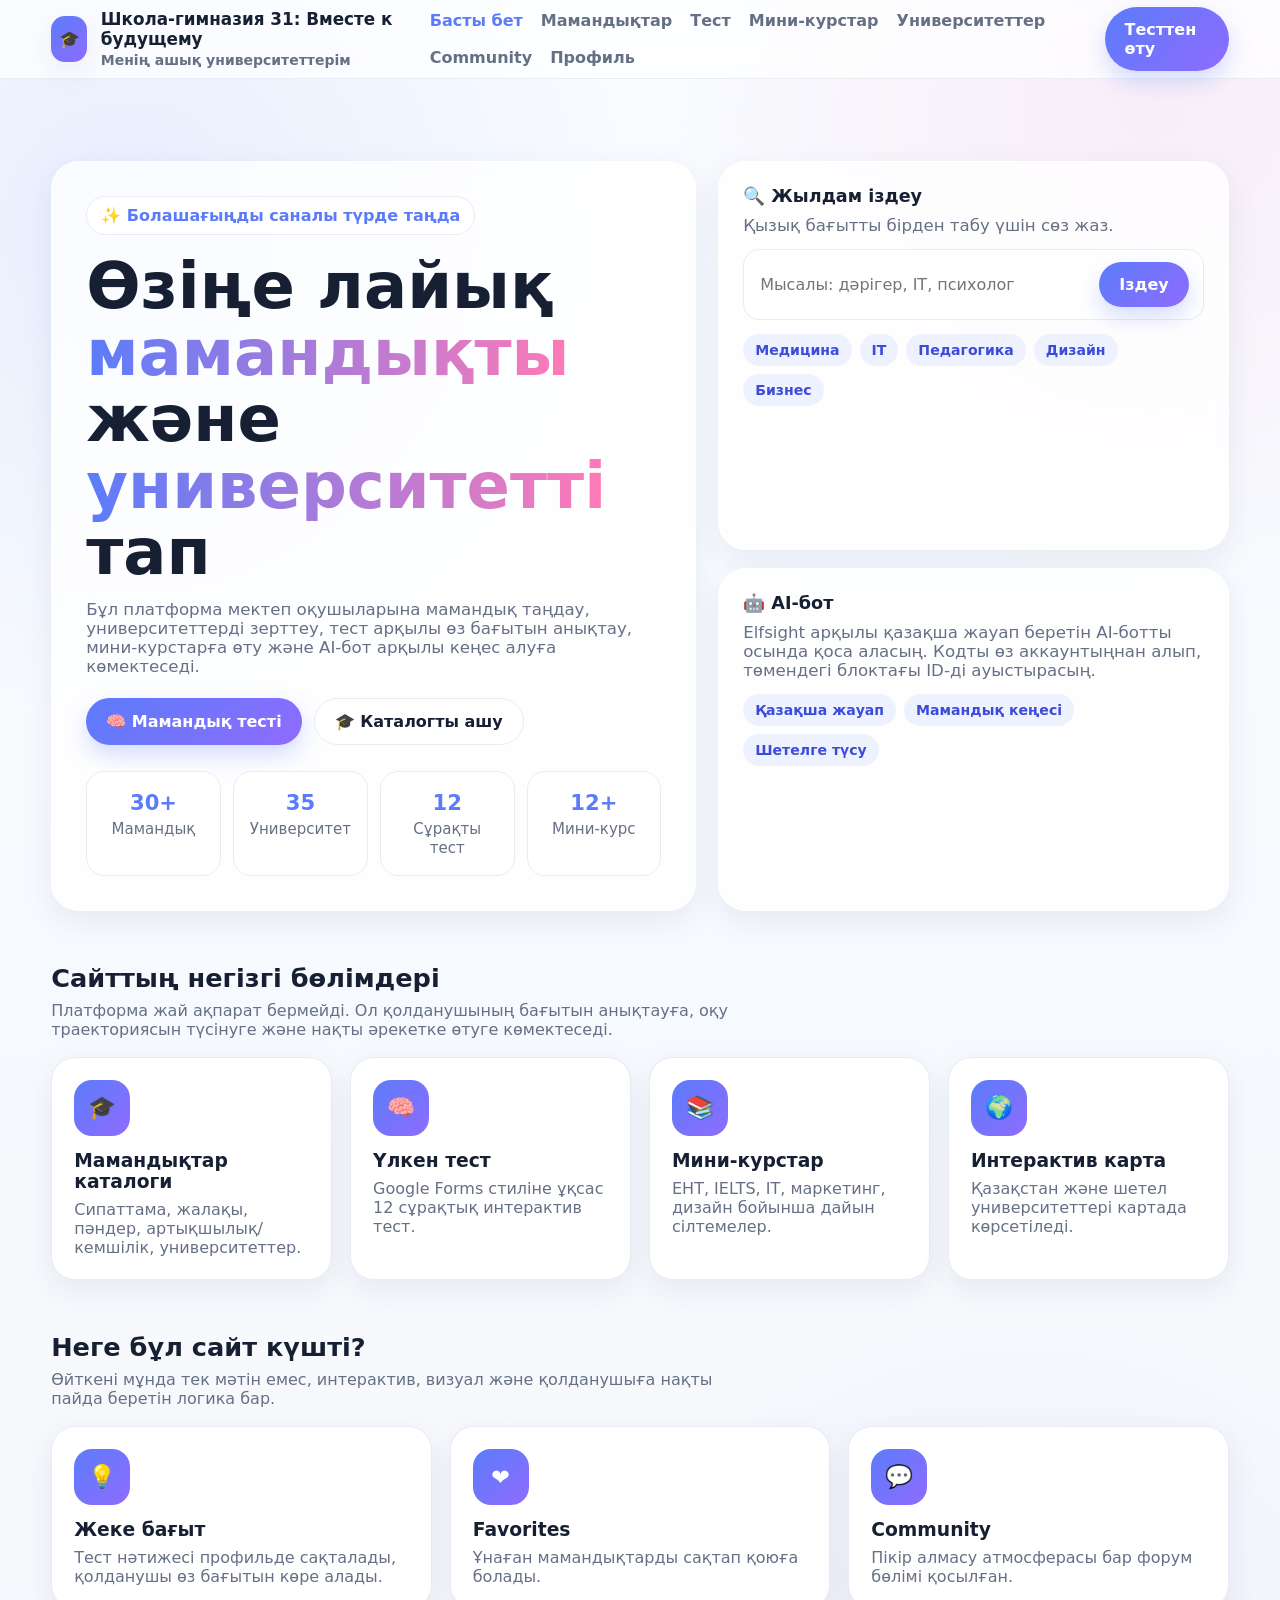
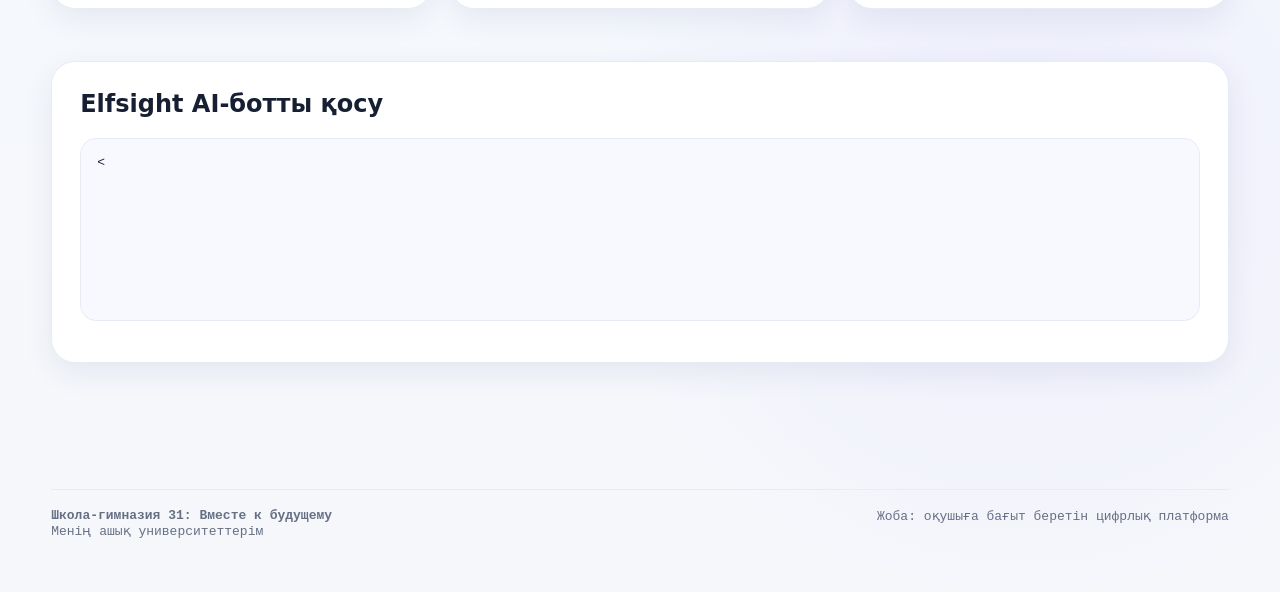
<file: index.html>
<!DOCTYPE html>
<html lang="kk">
<head>
  <meta charset="UTF-8">
  <meta name="viewport" content="width=device-width, initial-scale=1.0">
  <title>Школа-гимназия 31: Вместе к будущему | Менің ашық университеттерім</title>
  <link rel="stylesheet" href="css/style.css">
</head>
<body>
  <header class="topbar">
    <div class="container nav">
      <a href="index.html" class="logo">
        <div class="logo-badge">🎓</div>
        <div>
          <div>Школа-гимназия 31: Вместе к будущему</div>
          <small style="color:var(--muted);font-weight:700">Менің ашық университеттерім</small>
        </div>
      </a>
      <nav class="nav-links">
        <a href="index.html">Басты бет</a>
        <a href="professions.html">Мамандықтар</a>
        <a href="quiz.html">Тест</a>
        <a href="courses.html">Мини-курстар</a>
        <a href="universities.html">Университеттер</a>
        <a href="community.html">Community</a>
        <a href="profile.html">Профиль</a>
      </nav>
      <a class="btn btn-primary" href="quiz.html">Тесттен өту</a>
    </div>
  </header>

  <main class="page">
    <section class="hero">
      <div class="container hero-grid">
        <div class="panel hero-card reveal">
          <div class="eyebrow">✨ Болашағыңды саналы түрде таңда</div>
          <h1>Өзіңе лайық <span class="gradient-text">мамандықты</span> және <span class="gradient-text">университетті</span> тап</h1>
          <p>
            Бұл платформа мектеп оқушыларына мамандық таңдау, университеттерді зерттеу, тест арқылы өз бағытын анықтау, мини-курстарға өту және AI-бот арқылы кеңес алуға көмектеседі.
          </p>
          <div class="hero-actions">
            <a class="btn btn-primary" href="quiz.html">🧠 Мамандық тесті</a>
            <a class="btn btn-secondary" href="professions.html">🎓 Каталогты ашу</a>
          </div>
          <div class="stats">
            <div class="stat"><strong>30+</strong><span>Мамандық</span></div>
            <div class="stat"><strong>35</strong><span>Университет</span></div>
            <div class="stat"><strong>12</strong><span>Сұрақты тест</span></div>
            <div class="stat"><strong>12+</strong><span>Мини-курс</span></div>
          </div>
        </div>

        <div class="hero-side">
          <div class="panel side-card reveal">
            <h3>🔍 Жылдам іздеу</h3>
            <p>Қызық бағытты бірден табу үшін сөз жаз.</p>
            <div class="quick-search">
              <input id="heroQuickSearchInput" type="text" placeholder="Мысалы: дәрігер, IT, психолог">
              <button id="heroQuickSearchBtn" class="btn btn-primary">Іздеу</button>
            </div>
            <div class="chips">
              <span class="chip">Медицина</span>
              <span class="chip">IT</span>
              <span class="chip">Педагогика</span>
              <span class="chip">Дизайн</span>
              <span class="chip">Бизнес</span>
            </div>
          </div>

          <div class="panel side-card reveal">
            <h3>🤖 AI-бот</h3>
            <p>Elfsight арқылы қазақша жауап беретін AI-ботты осында қоса аласың. Кодты өз аккаунтыңнан алып, төмендегі блоктағы ID-ді ауыстырасың.</p>
            <div class="chips">
              <span class="chip">Қазақша жауап</span>
              <span class="chip">Мамандық кеңесі</span>
              <span class="chip">Шетелге түсу</span>
            </div>
          </div>
        </div>
      </div>
    </section>

    <section class="section">
      <div class="container">
        <div class="section-head reveal">
          <div>
            <h2>Сайттың негізгі бөлімдері</h2>
            <p>Платформа жай ақпарат бермейді. Ол қолданушының бағытын анықтауға, оқу траекториясын түсінуге және нақты әрекетке өтуге көмектеседі.</p>
          </div>
        </div>
        <div class="grid grid-4">
          <div class="card reveal">
            <div class="icon">🎓</div>
            <h3>Мамандықтар каталоги</h3>
            <p>Сипаттама, жалақы, пәндер, артықшылық/кемшілік, университеттер.</p>
          </div>
          <div class="card reveal">
            <div class="icon">🧠</div>
            <h3>Үлкен тест</h3>
            <p>Google Forms стиліне ұқсас 12 сұрақтық интерактив тест.</p>
          </div>
          <div class="card reveal">
            <div class="icon">📚</div>
            <h3>Мини-курстар</h3>
            <p>ЕНТ, IELTS, IT, маркетинг, дизайн бойынша дайын сілтемелер.</p>
          </div>
          <div class="card reveal">
            <div class="icon">🌍</div>
            <h3>Интерактив карта</h3>
            <p>Қазақстан және шетел университеттері картада көрсетіледі.</p>
          </div>
        </div>
      </div>
    </section>

    <section class="section">
      <div class="container">
        <div class="section-head reveal">
          <div>
            <h2>Неге бұл сайт күшті?</h2>
            <p>Өйткені мұнда тек мәтін емес, интерактив, визуал және қолданушыға нақты пайда беретін логика бар.</p>
          </div>
        </div>
        <div class="grid grid-3">
          <div class="card reveal">
            <div class="icon">💡</div>
            <h3>Жеке бағыт</h3>
            <p>Тест нәтижесі профильде сақталады, қолданушы өз бағытын көре алады.</p>
          </div>
          <div class="card reveal">
            <div class="icon">❤️</div>
            <h3>Favorites</h3>
            <p>Ұнаған мамандықтарды сақтап қоюға болады.</p>
          </div>
          <div class="card reveal">
            <div class="icon">💬</div>
            <h3>Community</h3>
            <p>Пікір алмасу атмосферасы бар форум бөлімі қосылған.</p>
          </div>
        </div>
      </div>
    </section>

    <section class="section">
      <div class="container">
        <div class="card reveal" style="padding:28px">
          <h2 style="margin-top:0">Elfsight AI-ботты қосу</h2>
          <p style="color:var(--muted)">
        
          </p>
<pre style="background:#f7f9ff;border:1px solid var(--line);padding:16px;border-radius:16px;overflow:auto;white-space:pre-wrap"><code>&lt;
          <div style="margin-top:14px">
            <script src="https://static.elfsight.com/platform/platform.js" async></script>
            <div class="elfsight-app-32d4f017-a8bd-4b7a-bbdb-4ebb992c12b7" data-elfsight-app-lazy></div>
          </div>
        </div>
      </div>
    </section>
  </main>

  <footer class="footer">
    <div class="container footer-box">
      <div><strong>Школа-гимназия 31: Вместе к будущему</strong><br>Менің ашық университеттерім</div>
      <div>Жоба: оқушыға бағыт беретін цифрлық платформа</div>
    </div>
  </footer>

  <script src="js/main.js"></script>
</body>
</html>
</file>
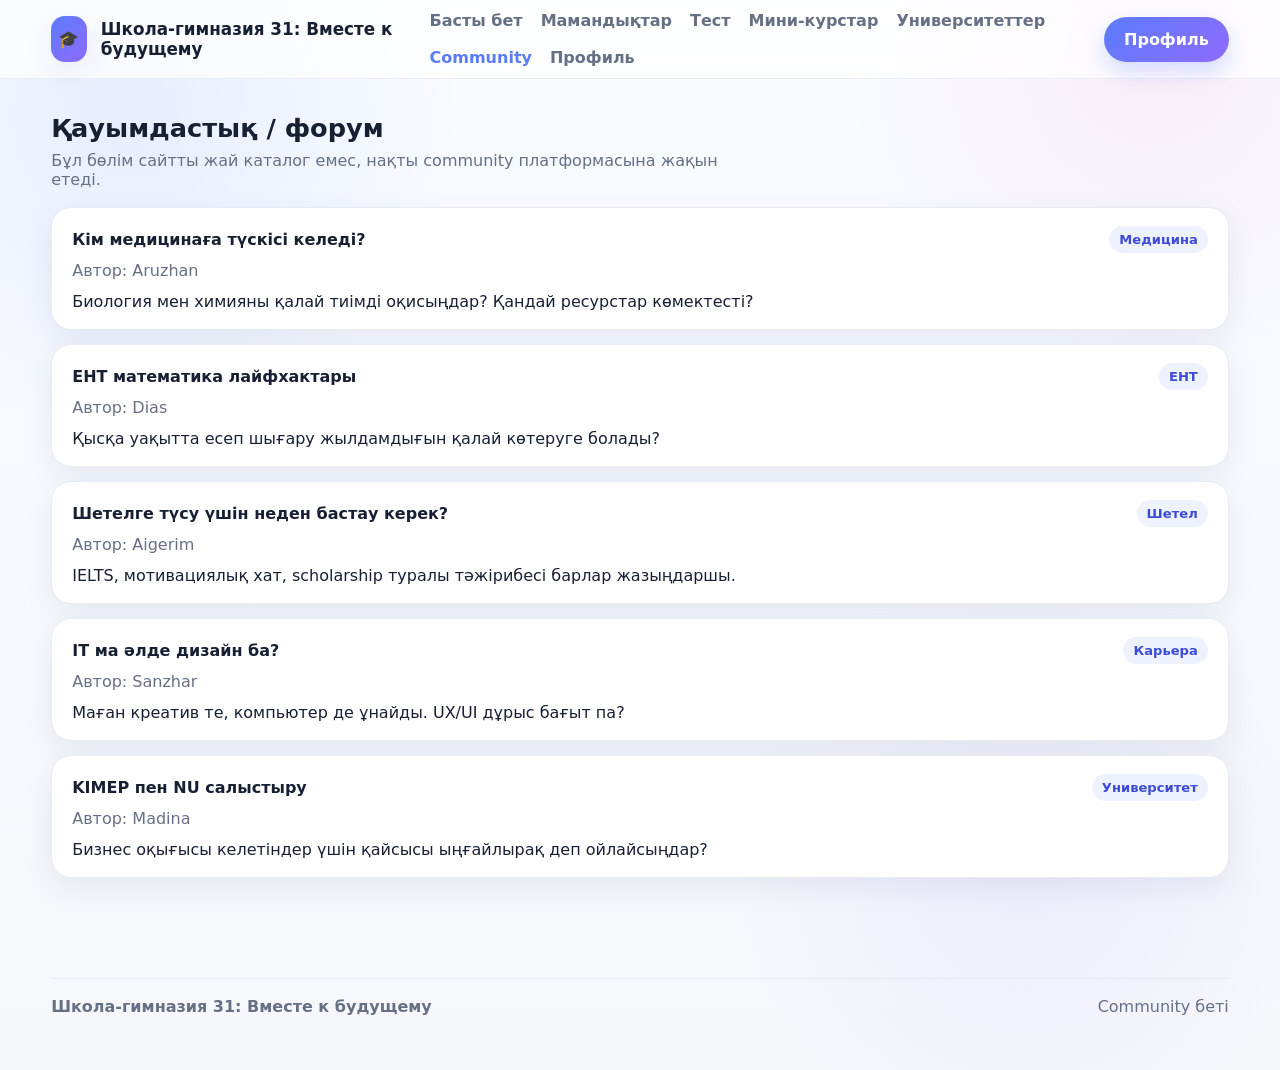
<file: community.html>
<!DOCTYPE html>
<html lang="kk">
<head>
  <meta charset="UTF-8">
  <meta name="viewport" content="width=device-width, initial-scale=1.0">
  <title>Community | Школа-гимназия 31: Вместе к будущему </title>
  <link rel="stylesheet" href="css/style.css">
</head>
<body>
  <header class="topbar">
    <div class="container nav">
      <a href="index.html" class="logo">
        <div class="logo-badge">🎓</div>
        <div>Школа-гимназия 31: Вместе к будущему</div>
      </a>
      <nav class="nav-links">
        <a href="index.html">Басты бет</a>
        <a href="professions.html">Мамандықтар</a>
        <a href="quiz.html">Тест</a>
        <a href="courses.html">Мини-курстар</a>
        <a href="universities.html">Университеттер</a>
        <a href="community.html">Community</a>
        <a href="profile.html">Профиль</a>
      </nav>
      <a class="btn btn-primary" href="profile.html">Профиль</a>
    </div>
  </header>

  <main class="page">
    <section class="container">
      <div class="section-head reveal">
        <div>
          <h2>Қауымдастық / форум</h2>
          <p>Бұл бөлім сайтты жай каталог емес, нақты community платформасына жақын етеді.</p>
        </div>
      </div>
      <div id="communityList" class="community-list"></div>
    </section>
  </main>

  <footer class="footer">
    <div class="container footer-box">
      <div><strong>Школа-гимназия 31: Вместе к будущему</strong></div>
      <div>Community беті</div>
    </div>
  </footer>

  <script src="js/data.js"></script>
  <script src="js/main.js"></script>
</body>
</html>
</file>
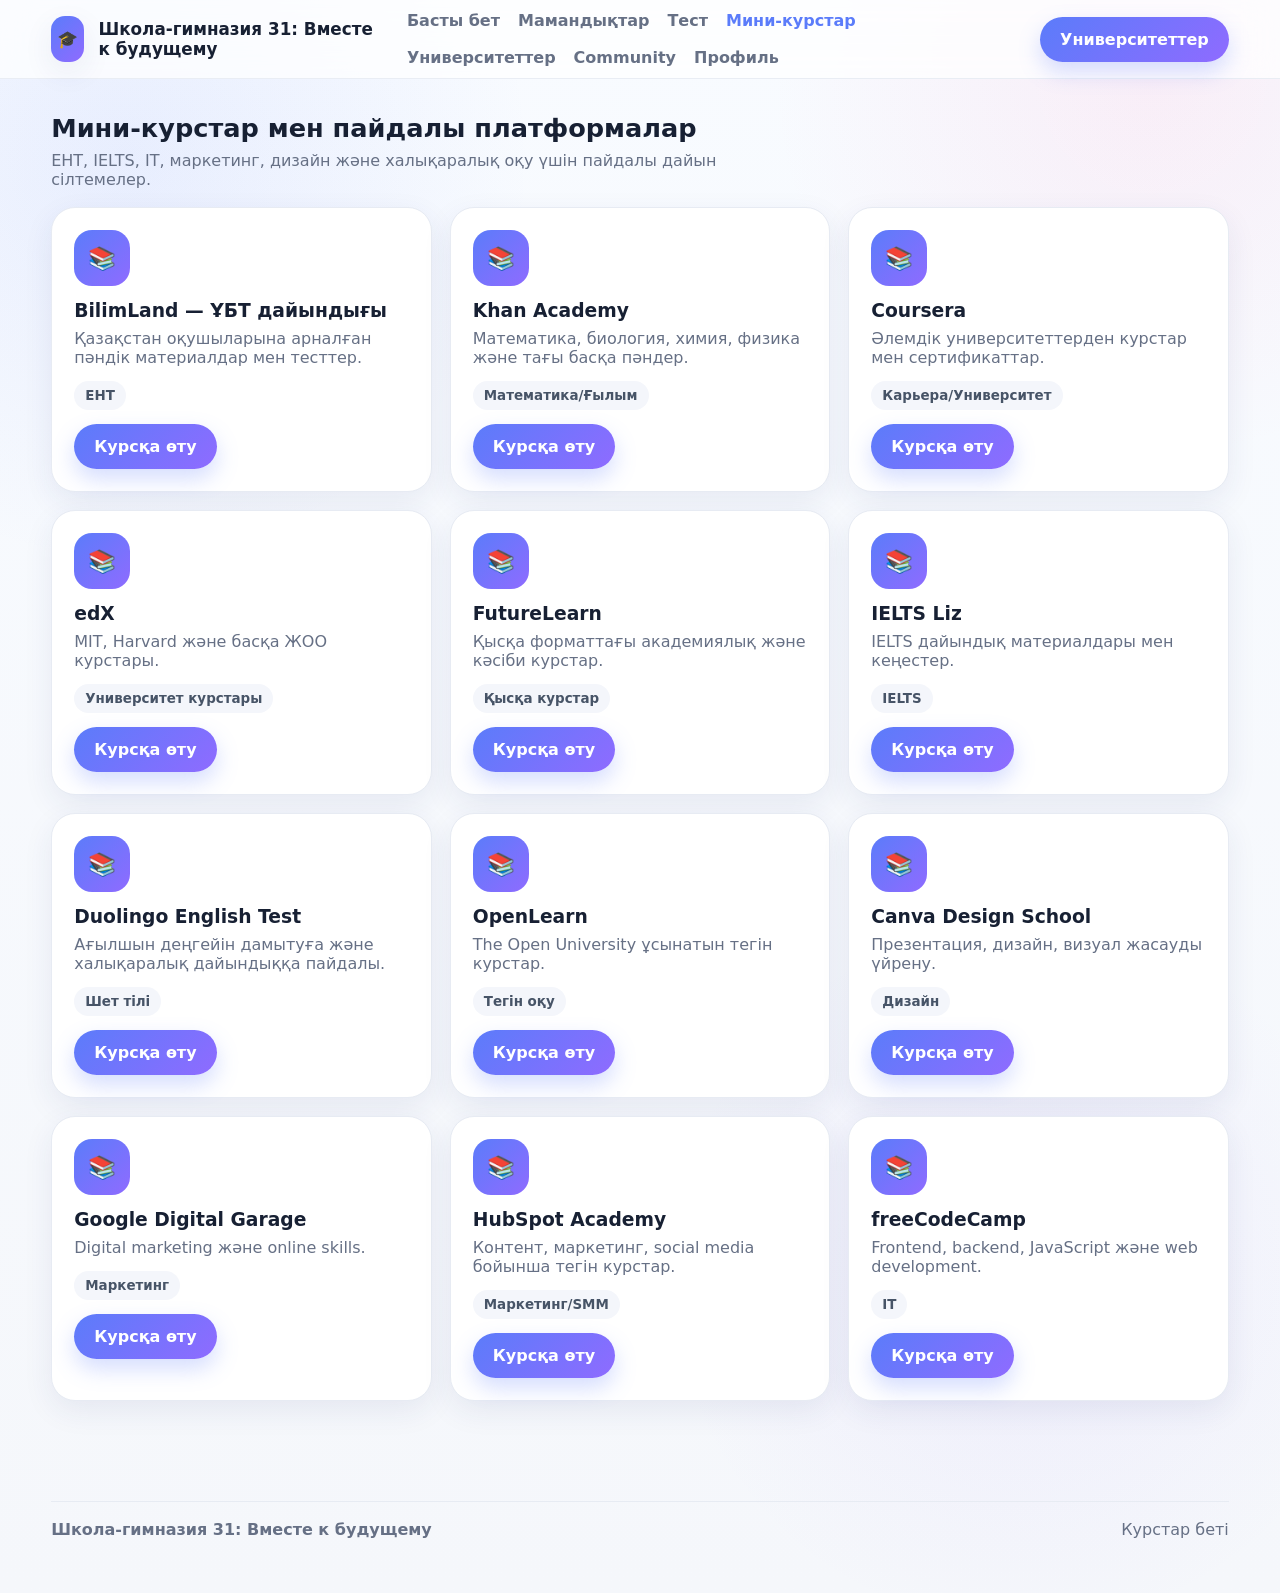
<file: courses.html>
<!DOCTYPE html>
<html lang="kk">
<head>
  <meta charset="UTF-8">
  <meta name="viewport" content="width=device-width, initial-scale=1.0">
  <title>Мини-курстар | Школа-гимназия 31: Вместе к будущему</title>
  <link rel="stylesheet" href="css/style.css">
</head>
<body>
  <header class="topbar">
    <div class="container nav">
      <a href="index.html" class="logo">
        <div class="logo-badge">🎓</div>
        <div>Школа-гимназия 31: Вместе к будущему</div>
      </a>
      <nav class="nav-links">
        <a href="index.html">Басты бет</a>
        <a href="professions.html">Мамандықтар</a>
        <a href="quiz.html">Тест</a>
        <a href="courses.html">Мини-курстар</a>
        <a href="universities.html">Университеттер</a>
        <a href="community.html">Community</a>
        <a href="profile.html">Профиль</a>
      </nav>
      <a class="btn btn-primary" href="universities.html">Университеттер</a>
    </div>
  </header>

  <main class="page">
    <section class="container">
      <div class="section-head reveal">
        <div>
          <h2>Мини-курстар мен пайдалы платформалар</h2>
          <p>ЕНТ, IELTS, IT, маркетинг, дизайн және халықаралық оқу үшін пайдалы дайын сілтемелер.</p>
        </div>
      </div>
      <div id="courseList" class="course-grid"></div>
    </section>
  </main>

  <footer class="footer">
    <div class="container footer-box">
      <div><strong>Школа-гимназия 31: Вместе к будущему</strong></div>
      <div>Курстар беті</div>
    </div>
  </footer>

  <script src="js/data.js"></script>
  <script src="js/main.js"></script>
</body>
</html>
</file>
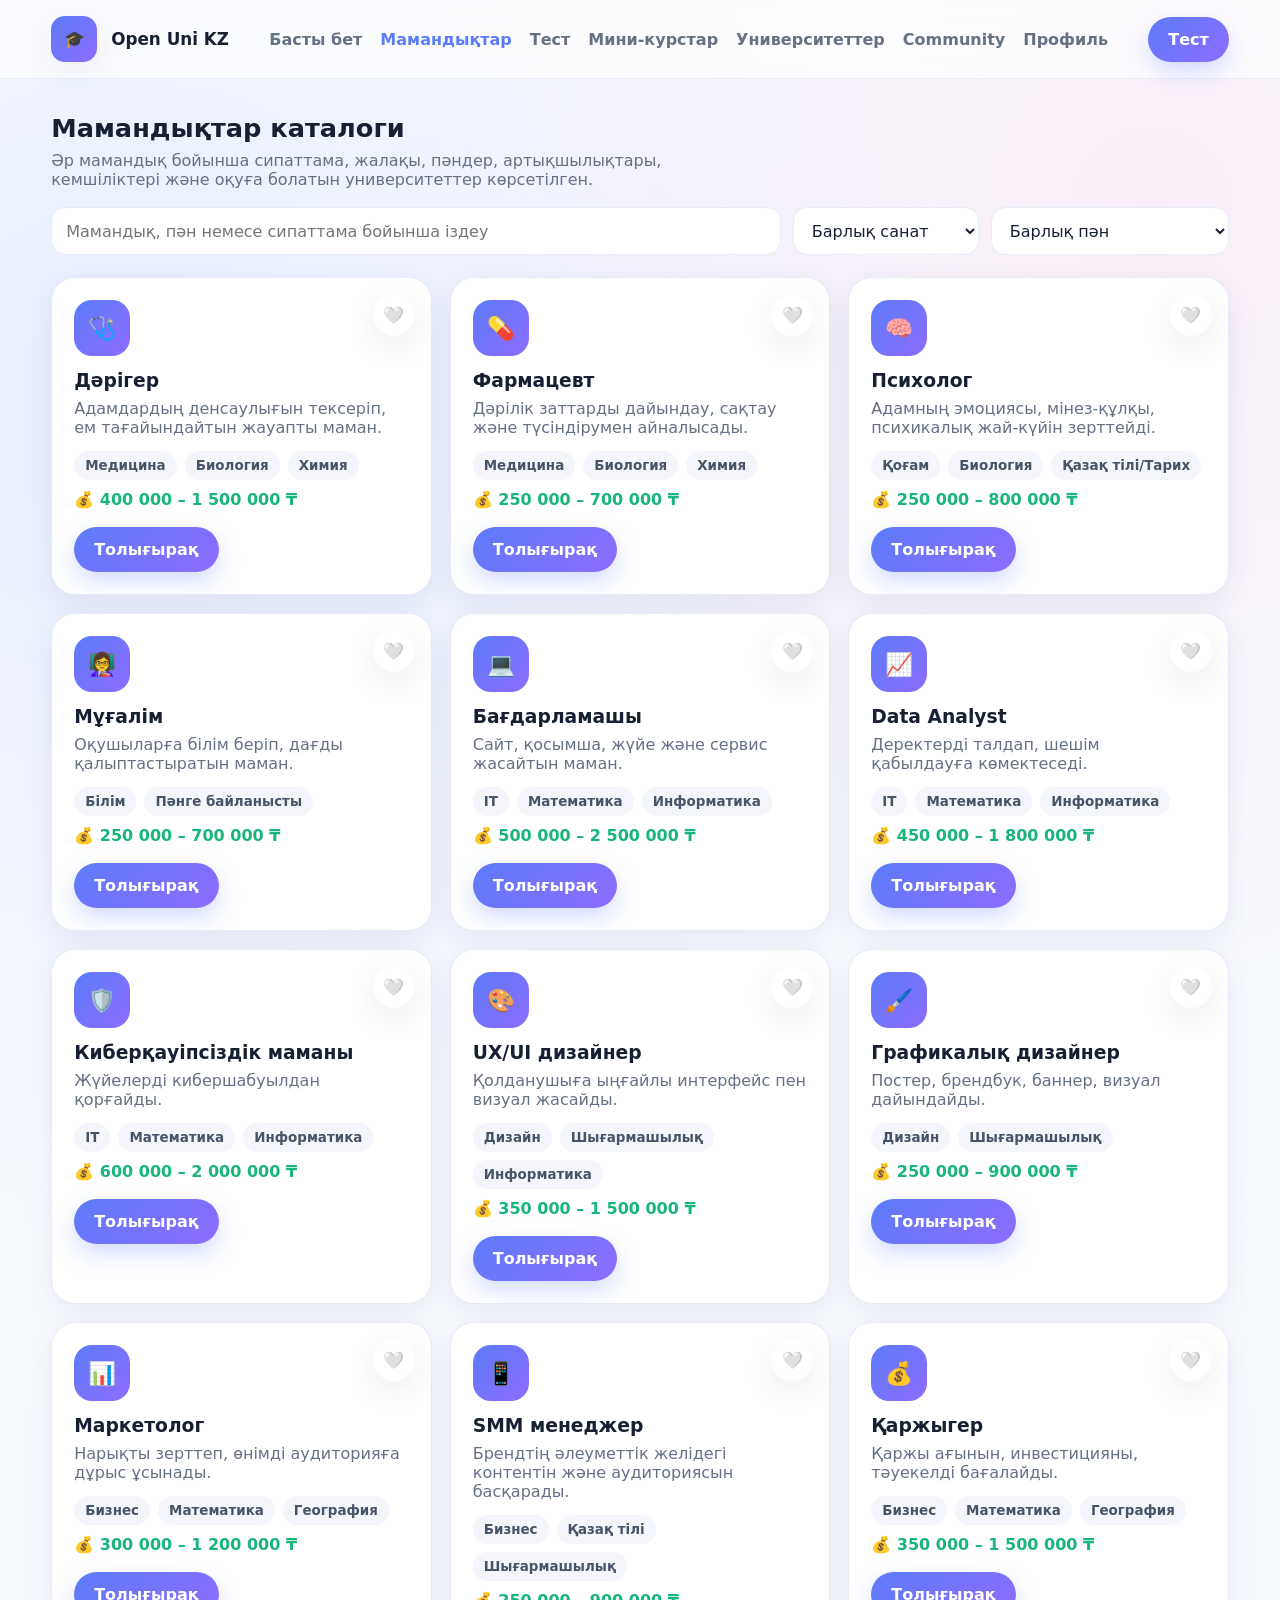
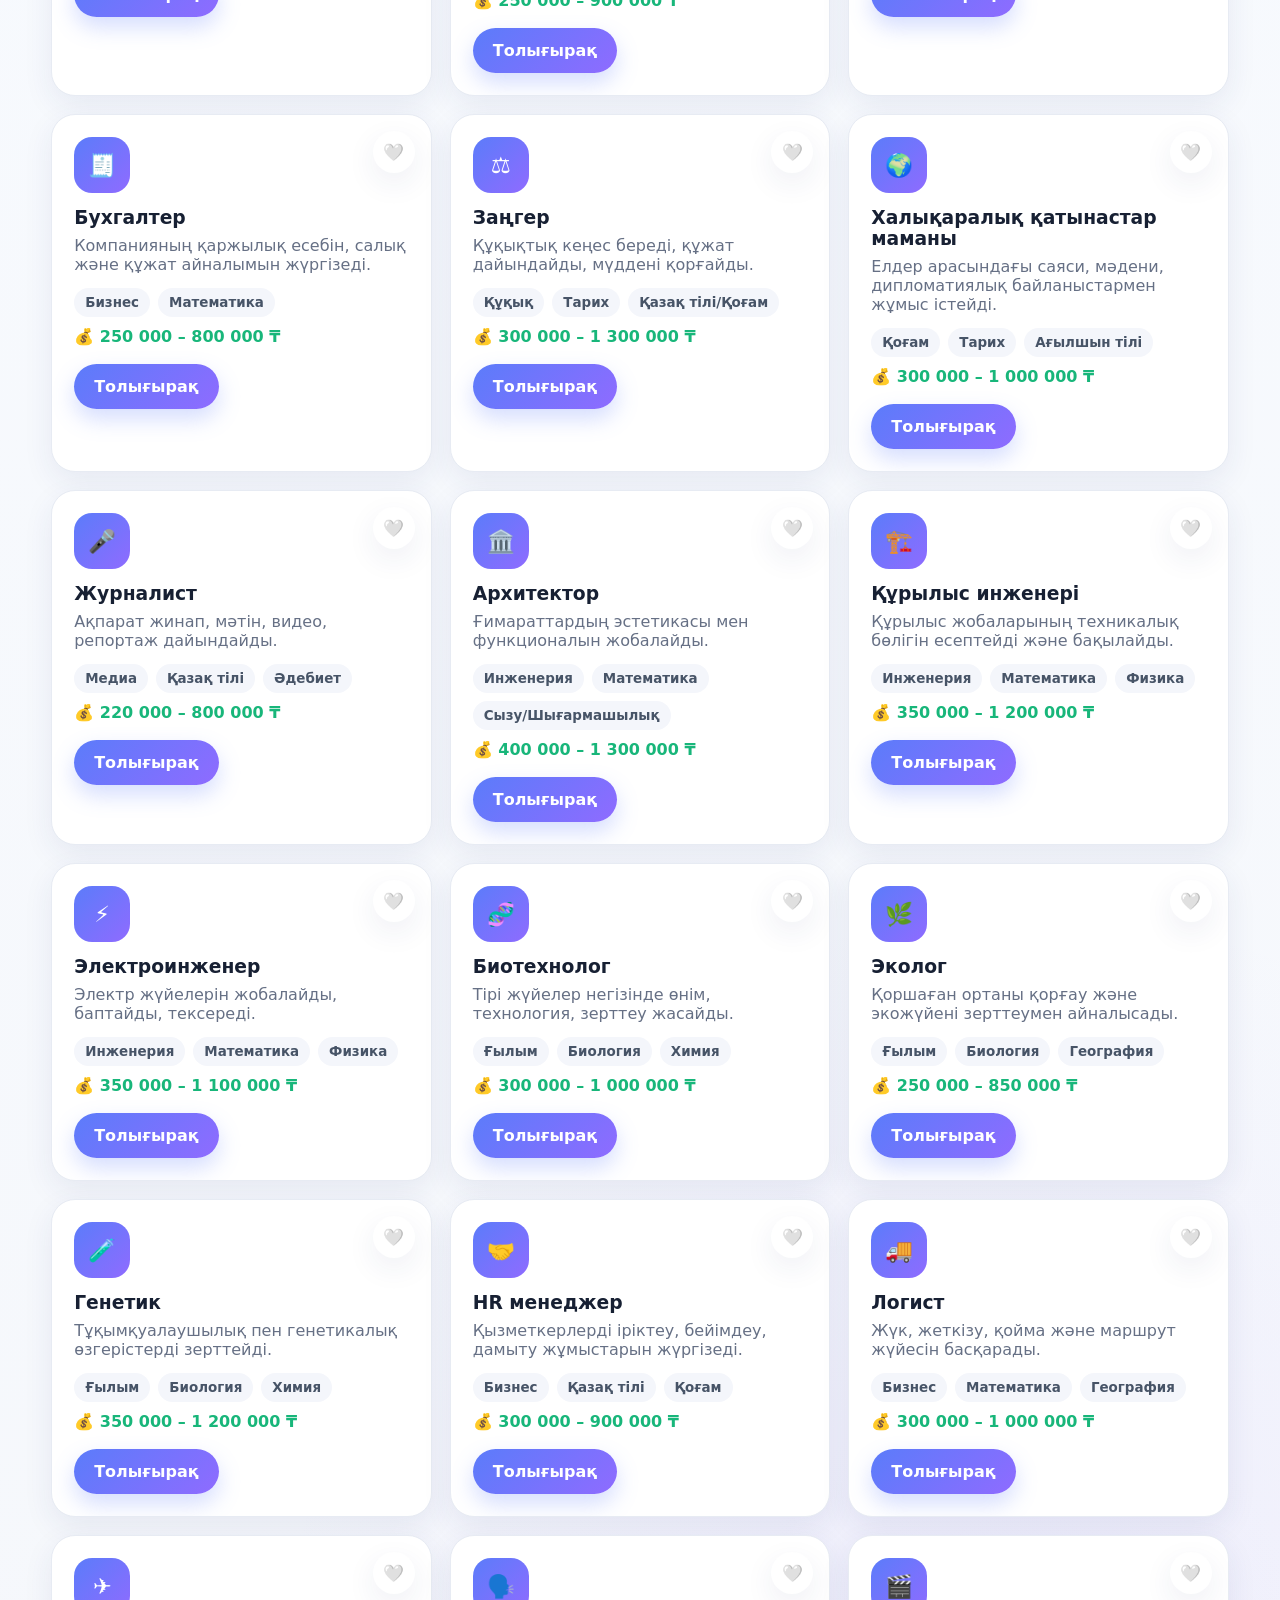
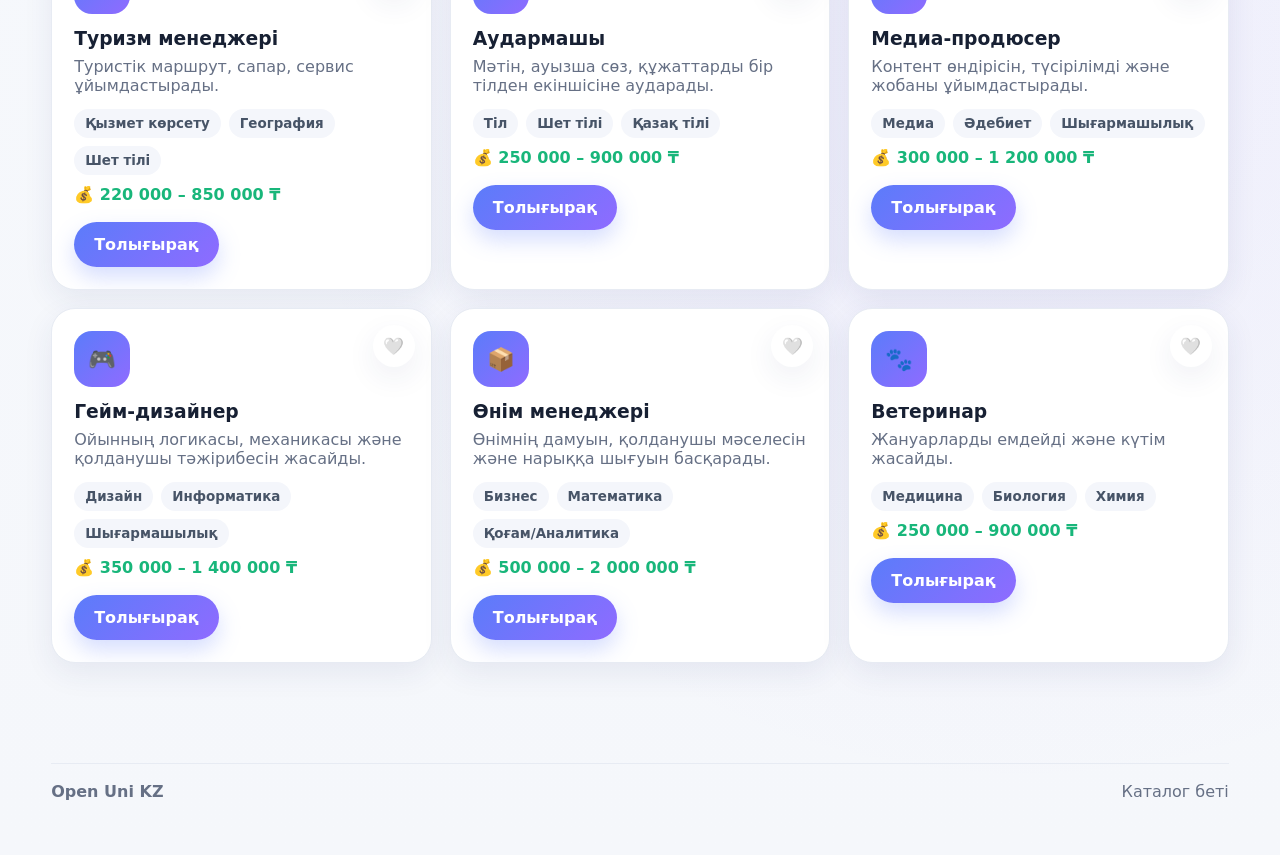
<file: professions.html>
<!DOCTYPE html>
<html lang="kk">
<head>
  <meta charset="UTF-8">
  <meta name="viewport" content="width=device-width, initial-scale=1.0">
  <title>Мамандықтар | Open Uni KZ</title>
  <link rel="stylesheet" href="css/style.css">
</head>
<body>
  <header class="topbar">
    <div class="container nav">
      <a href="index.html" class="logo">
        <div class="logo-badge">🎓</div>
        <div>Open Uni KZ</div>
      </a>
      <nav class="nav-links">
        <a href="index.html">Басты бет</a>
        <a href="professions.html">Мамандықтар</a>
        <a href="quiz.html">Тест</a>
        <a href="courses.html">Мини-курстар</a>
        <a href="universities.html">Университеттер</a>
        <a href="community.html">Community</a>
        <a href="profile.html">Профиль</a>
      </nav>
      <a class="btn btn-primary" href="quiz.html">Тест</a>
    </div>
  </header>

  <main class="page">
    <section class="container">
      <div class="section-head reveal">
        <div>
          <h2>Мамандықтар каталоги</h2>
          <p>Әр мамандық бойынша сипаттама, жалақы, пәндер, артықшылықтары, кемшіліктері және оқуға болатын университеттер көрсетілген.</p>
        </div>
      </div>

      <div class="toolbar reveal">
        <input id="searchProfession" class="input" type="text" placeholder="Мамандық, пән немесе сипаттама бойынша іздеу">
        <select id="filterCategory" class="select">
          <option value="">Барлық санат</option>
          <option>Медицина</option>
          <option>IT</option>
          <option>Дизайн</option>
          <option>Бизнес</option>
          <option>Құқық</option>
          <option>Қоғам</option>
          <option>Білім</option>
          <option>Медиа</option>
          <option>Инженерия</option>
          <option>Ғылым</option>
          <option>Тіл</option>
          <option>Қызмет көрсету</option>
        </select>
        <select id="filterSubject" class="select">
          <option value="">Барлық пән</option>
        </select>
      </div>

      <div id="professionList" class="catalog"></div>
    </section>
  </main>

  <div id="professionModal" class="modal">
    <div class="modal-box">
      <div id="professionModalBody"></div>
      <div style="margin-top:16px">
        <button id="closeModalBtn" class="btn btn-primary">Жабу</button>
      </div>
    </div>
  </div>

  <footer class="footer">
    <div class="container footer-box">
      <div><strong>Open Uni KZ</strong></div>
      <div>Каталог беті</div>
    </div>
  </footer>

  <script src="js/data.js"></script>
  <script src="js/main.js"></script>
</body>
</html>
</file>
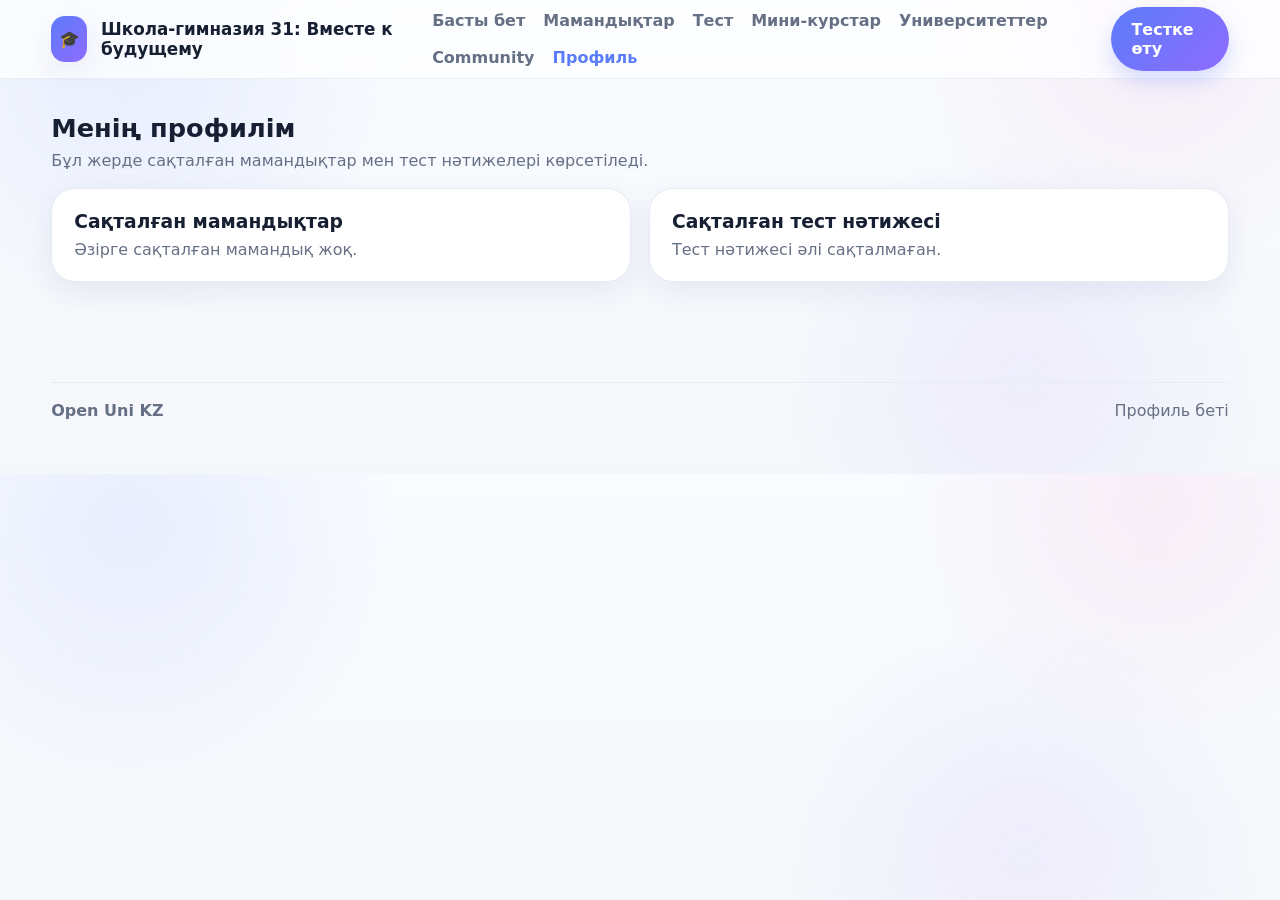
<file: profile.html>
<!DOCTYPE html>
<html lang="kk">
<head>
  <meta charset="UTF-8">
  <meta name="viewport" content="width=device-width, initial-scale=1.0">
  <title>Профиль | Школа-гимназия 31: Вместе к будущему</title>
  <link rel="stylesheet" href="css/style.css">
</head>
<body>
  <header class="topbar">
    <div class="container nav">
      <a href="index.html" class="logo">
        <div class="logo-badge">🎓</div>
        <div>Школа-гимназия 31: Вместе к будущему</div>
      </a>
      <nav class="nav-links">
        <a href="index.html">Басты бет</a>
        <a href="professions.html">Мамандықтар</a>
        <a href="quiz.html">Тест</a>
        <a href="courses.html">Мини-курстар</a>
        <a href="universities.html">Университеттер</a>
        <a href="community.html">Community</a>
        <a href="profile.html">Профиль</a>
      </nav>
      <a class="btn btn-primary" href="quiz.html">Тестке өту</a>
    </div>
  </header>

  <main class="page">
    <section class="container">
      <div class="section-head reveal">
        <div>
          <h2>Менің профилім</h2>
          <p>Бұл жерде сақталған мамандықтар мен тест нәтижелері көрсетіледі.</p>
        </div>
      </div>

      <div class="profile-box">
        <div class="card reveal">
          <h3>Сақталған мамандықтар</h3>
          <div id="favoriteProfessions"></div>
        </div>
        <div class="card reveal">
          <h3>Сақталған тест нәтижесі</h3>
          <div id="savedQuizResult"></div>
        </div>
      </div>
    </section>
  </main>

  <footer class="footer">
    <div class="container footer-box">
      <div><strong>Open Uni KZ</strong></div>
      <div>Профиль беті</div>
    </div>
  </footer>

  <script src="js/main.js"></script>
  <script src="js/profile.js"></script>
</body>
</html>
</file>
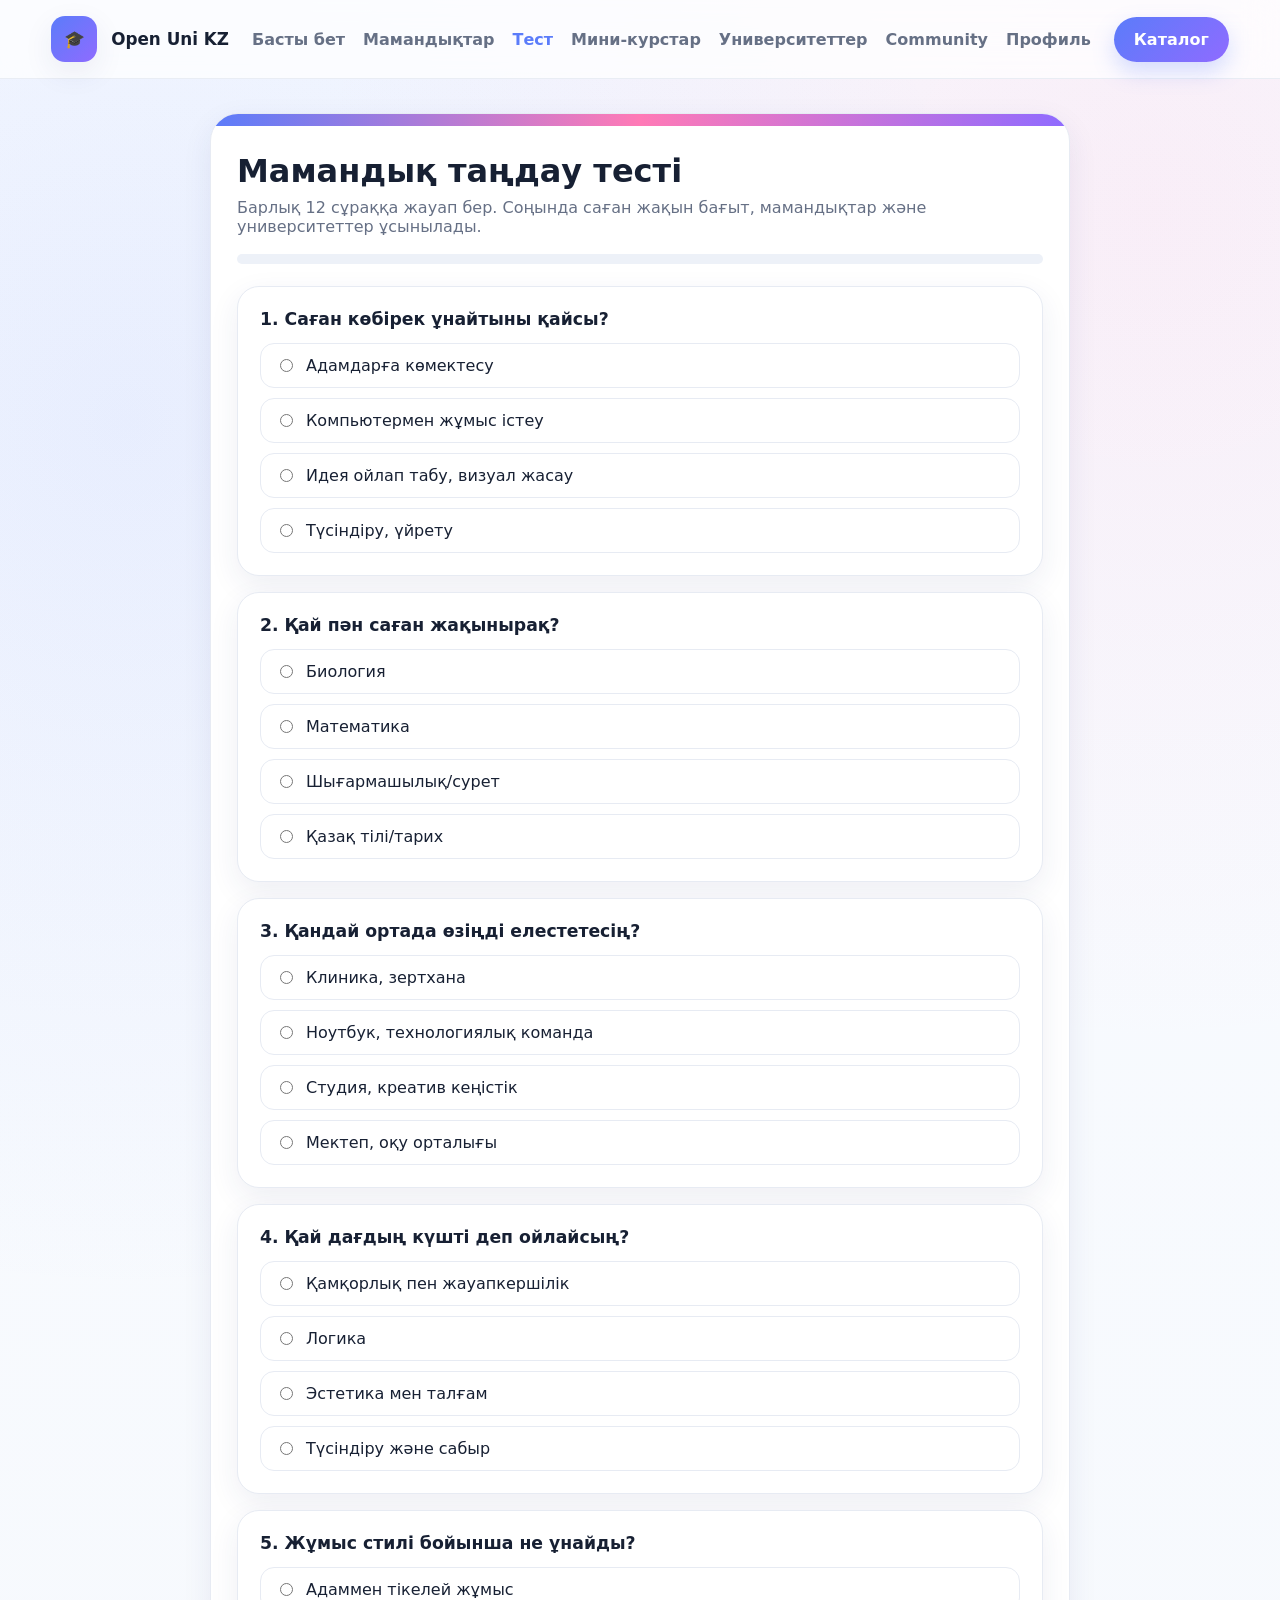
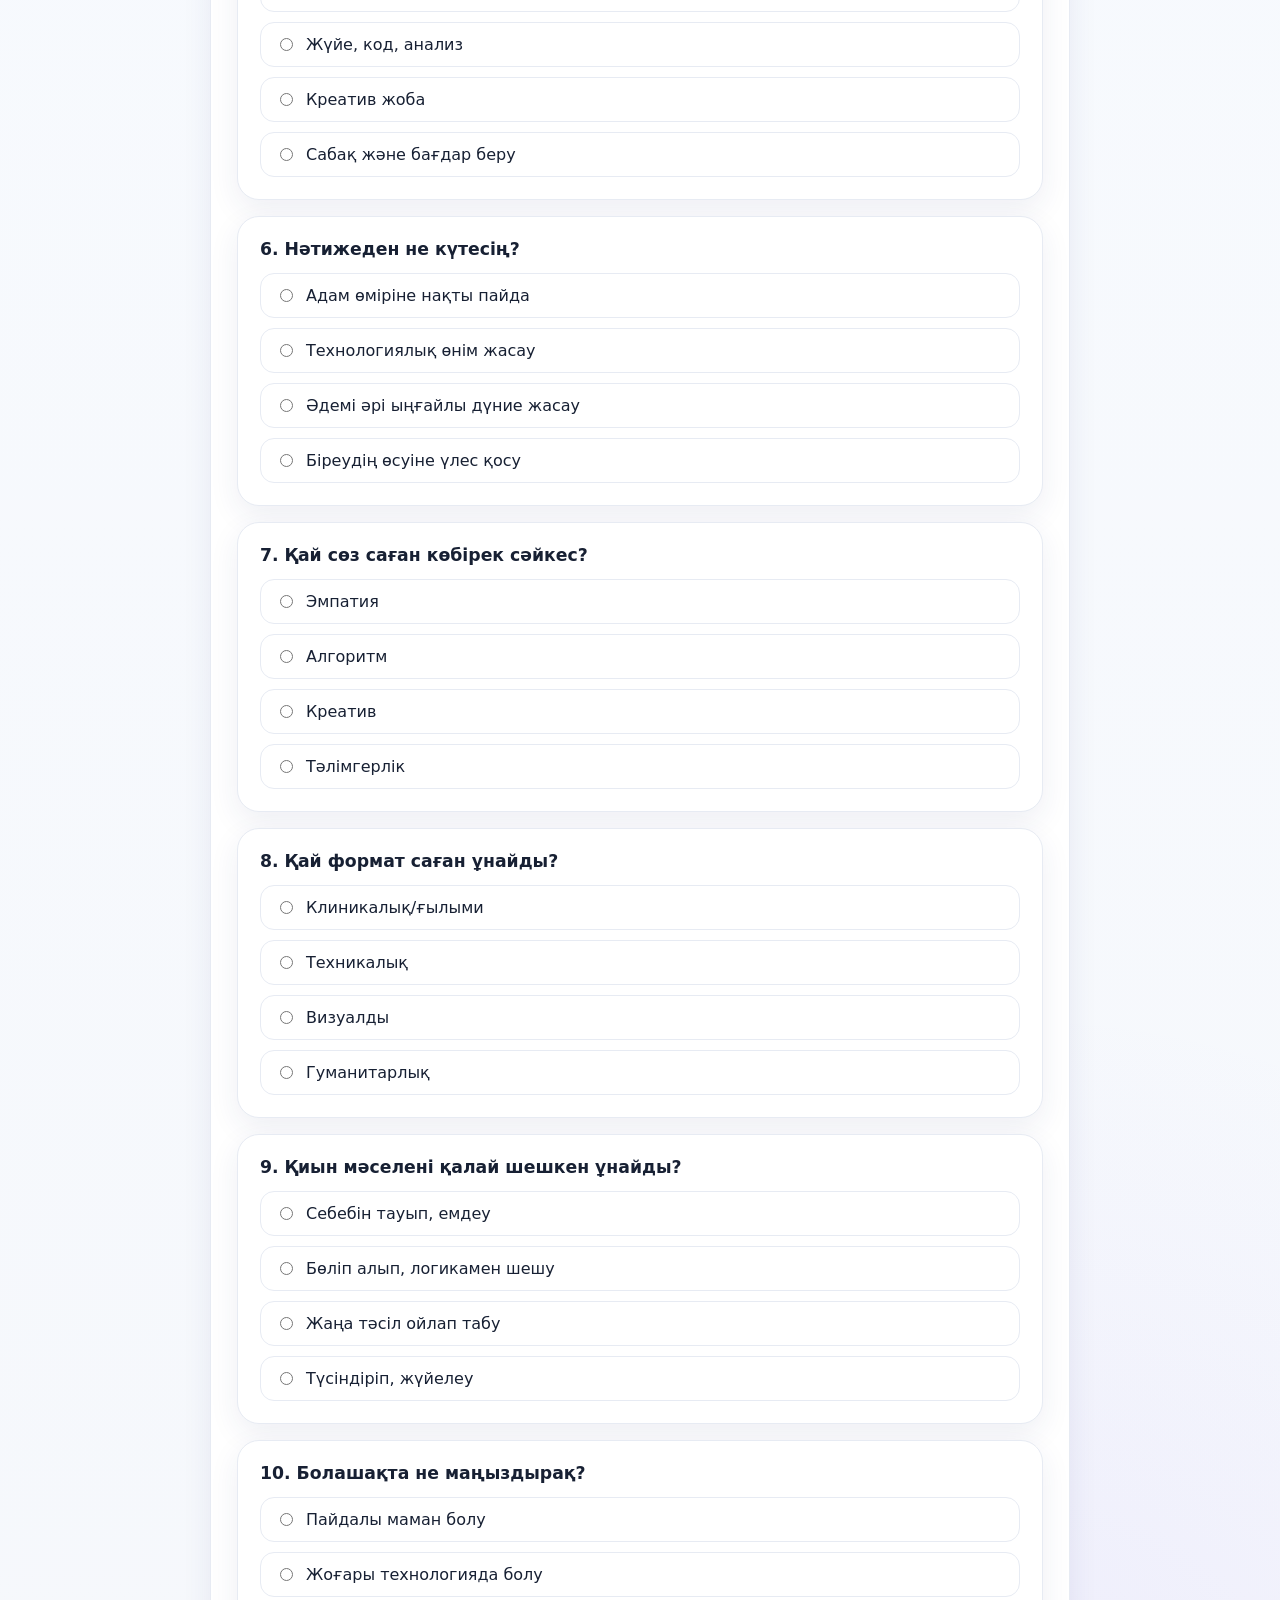
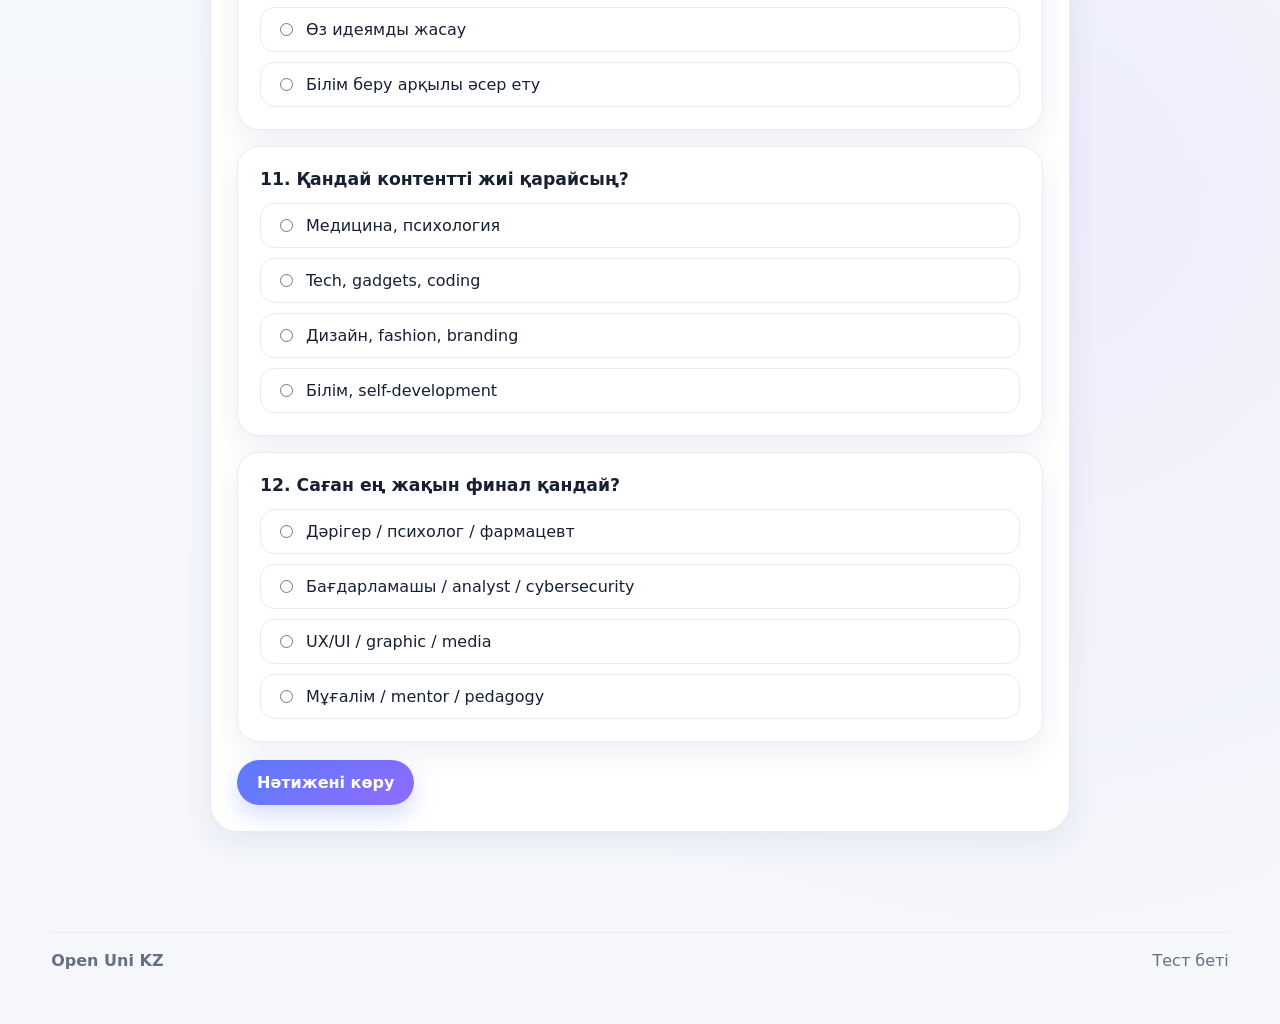
<file: quiz.html>
<!DOCTYPE html>
<html lang="kk">
<head>
  <meta charset="UTF-8">
  <meta name="viewport" content="width=device-width, initial-scale=1.0">
  <title>Тест | Школа-гимназия 31: Вместе к будущему</title>
  <link rel="stylesheet" href="css/style.css">
</head>
<body>

  <header class="topbar">
    <div class="container nav">
      <a href="index.html" class="logo">
        <div class="logo-badge">🎓</div>
        <div>Open Uni KZ</div>
      </a>
      <nav class="nav-links">
        <a href="index.html">Басты бет</a>
        <a href="professions.html">Мамандықтар</a>
        <a href="quiz.html">Тест</a>
        <a href="courses.html">Мини-курстар</a>
        <a href="universities.html">Университеттер</a>
        <a href="community.html">Community</a>
        <a href="profile.html">Профиль</a>
      </nav>
      <a class="btn btn-primary" href="professions.html">Каталог</a>
    </div>
  </header>

  <main class="page">
    <section class="container">

      <!-- ВАЖНО: ID сақталды -->
      <div class="form-shell reveal" id="quizContainer">
        <div class="form-card">

          <div class="form-top"></div>

          <div class="form-body">

            <h1>Мамандық таңдау тесті</h1>
            <p>
              Барлық 12 сұраққа жауап бер. Соңында саған жақын бағыт,
              мамандықтар және университеттер ұсынылады.
            </p>

            <!-- ПРОГРЕСС -->
            <div class="progress">
              <div id="progressBar" class="progress-bar"></div>
            </div>

            <!-- ТЕСТ ОСЫ ЖЕРГЕ ШЫҒАДЫ -->
            <form id="quizForm"></form>

            <!-- КНОПКА -->
            <div style="margin-top:18px">
              <button type="button" id="submitQuiz" class="btn btn-primary">
                Нәтижені көру
              </button>
            </div>

            <!-- НӘТИЖЕ -->
            <div id="quizResultBox"></div>

          </div>
        </div>
      </div>

    </section>
  </main>

  <footer class="footer">
    <div class="container footer-box">
      <div><strong>Open Uni KZ</strong></div>
      <div>Тест беті</div>
    </div>
  </footer>

  <!-- ❗ ӨТЕ МАҢЫЗДЫ: ПОРЯДОК -->
  <script src="js/quiz.js"></script>
  <script src="js/main.js"></script>

</body>
</html>
</file>
<file: css/style.css>
:root{
  --bg:#f5f7fb;
  --bg-2:#eef3ff;
  --surface:#ffffffcc;
  --surface-solid:#ffffff;
  --text:#172033;
  --muted:#667085;
  --line:#e7ebf3;
  --brand:#5b7cfa;
  --brand-2:#8f6bff;
  --accent:#ff7ab6;
  --success:#18b67a;
  --warning:#ffb648;
  --danger:#ff6b6b;
  --shadow:0 10px 30px rgba(34,55,110,.08);
  --shadow-lg:0 20px 50px rgba(40,70,140,.12);
  --radius-xl:28px;
  --radius-lg:22px;
  --radius-md:16px;
  --radius-sm:12px;
}

*{box-sizing:border-box}
html{scroll-behavior:smooth}
body{
  margin:0;
  font-family:Inter, ui-sans-serif, system-ui, -apple-system, Segoe UI, Roboto, Arial, sans-serif;
  color:var(--text);
  background:
    radial-gradient(circle at 10% 10%, rgba(91,124,250,.10), transparent 22%),
    radial-gradient(circle at 90% 5%, rgba(255,122,182,.10), transparent 20%),
    radial-gradient(circle at 80% 80%, rgba(143,107,255,.08), transparent 22%),
    linear-gradient(180deg, #f8fbff 0%, #f5f7fb 100%);
}

a{text-decoration:none;color:inherit}
img{max-width:100%;display:block}
button,input,select,textarea{font:inherit}

.container{
  width:min(1200px, 92%);
  margin:0 auto;
}

.topbar{
  position:sticky;
  top:0;
  z-index:100;
  backdrop-filter:blur(16px);
  background:rgba(255,255,255,.72);
  border-bottom:1px solid rgba(231,235,243,.9);
}

.nav{
  min-height:78px;
  display:flex;
  align-items:center;
  justify-content:space-between;
  gap:20px;
}

.logo{
  display:flex;
  align-items:center;
  gap:14px;
  font-weight:800;
  font-size:1.05rem;
}
.logo-badge{
  width:46px;
  height:46px;
  border-radius:14px;
  display:grid;
  place-items:center;
  color:#fff;
  background:linear-gradient(135deg,var(--brand),var(--brand-2));
  box-shadow:var(--shadow);
}

.nav-links{
  display:flex;
  gap:18px;
  flex-wrap:wrap;
}
.nav-links a{
  color:var(--muted);
  font-weight:600;
  transition:.2s ease;
}
.nav-links a:hover,
.nav-links a.active{
  color:var(--brand);
}

.btn{
  border:none;
  cursor:pointer;
  border-radius:999px;
  padding:13px 20px;
  font-weight:700;
  transition:.22s ease;
  display:inline-flex;
  align-items:center;
  justify-content:center;
  gap:10px;
}
.btn:hover{transform:translateY(-1px)}
.btn-primary{
  color:#fff;
  background:linear-gradient(135deg,var(--brand),var(--brand-2));
  box-shadow:0 10px 22px rgba(91,124,250,.26);
}
.btn-secondary{
  color:var(--text);
  background:#fff;
  border:1px solid var(--line);
}
.btn-ghost{
  color:var(--brand);
  background:#eef2ff;
}

.page{
  padding:34px 0 64px;
}

.hero{
  padding:48px 0 26px;
}
.hero-grid{
  display:grid;
  grid-template-columns:1.2fr .95fr;
  gap:22px;
  align-items:stretch;
}
.panel{
  background:var(--surface);
  backdrop-filter:blur(16px);
  border:1px solid rgba(255,255,255,.9);
  border-radius:var(--radius-xl);
  box-shadow:var(--shadow);
}
.hero-card{
  padding:34px;
}
.eyebrow{
  display:inline-flex;
  align-items:center;
  gap:8px;
  padding:9px 14px;
  border-radius:999px;
  border:1px solid var(--line);
  background:#fff;
  color:var(--brand);
  font-weight:800;
  margin-bottom:18px;
}
.hero h1{
  margin:0 0 14px;
  font-size:clamp(2rem, 5vw, 4rem);
  line-height:1.04;
}
.gradient-text{
  background:linear-gradient(90deg,var(--brand),var(--accent));
  -webkit-background-clip:text;
  background-clip:text;
  color:transparent;
}
.hero p{
  margin:0 0 22px;
  color:var(--muted);
  font-size:1.04rem;
  max-width:62ch;
}
.hero-actions{
  display:flex;
  gap:12px;
  flex-wrap:wrap;
  margin-bottom:26px;
}
.stats{
  display:grid;
  grid-template-columns:repeat(4,1fr);
  gap:12px;
}
.stat{
  padding:18px 16px;
  border-radius:18px;
  background:#fff;
  border:1px solid var(--line);
  text-align:center;
}
.stat strong{
  display:block;
  font-size:1.32rem;
  color:var(--brand);
  margin-bottom:4px;
}
.stat span{
  color:var(--muted);
  font-size:.94rem;
}

.hero-side{
  display:grid;
  gap:18px;
}
.side-card{
  padding:24px;
}
.side-card h3{
  margin:0 0 10px;
  font-size:1.1rem;
}
.side-card p{
  margin:0;
  color:var(--muted);
}
.quick-search{
  margin-top:14px;
  display:flex;
  gap:10px;
  align-items:center;
  padding:12px 14px;
  border-radius:16px;
  background:#fff;
  border:1px solid var(--line);
}
.quick-search input{
  width:100%;
  border:none;
  outline:none;
  background:transparent;
}
.chips{
  margin-top:14px;
  display:flex;
  gap:8px;
  flex-wrap:wrap;
}
.chip{
  padding:8px 12px;
  border-radius:999px;
  background:#eef2ff;
  color:#3c4cd8;
  font-weight:700;
  font-size:.88rem;
}

.section{
  padding:26px 0;
}
.section-head{
  margin-bottom:18px;
  display:flex;
  align-items:end;
  justify-content:space-between;
  gap:18px;
  flex-wrap:wrap;
}
.section-head h2{
  margin:0 0 8px;
  font-size:clamp(1.5rem, 2vw, 2.2rem);
}
.section-head p{
  margin:0;
  color:var(--muted);
  max-width:68ch;
}

.grid{
  display:grid;
  gap:18px;
}
.grid-2{grid-template-columns:repeat(2,1fr)}
.grid-3{grid-template-columns:repeat(3,1fr)}
.grid-4{grid-template-columns:repeat(4,1fr)}

.card{
  background:var(--surface-solid);
  border:1px solid var(--line);
  border-radius:24px;
  padding:22px;
  box-shadow:var(--shadow);
  transition:.25s ease;
}
.card:hover{
  transform:translateY(-4px);
  box-shadow:var(--shadow-lg);
}
.icon{
  width:56px;
  height:56px;
  border-radius:18px;
  display:grid;
  place-items:center;
  font-size:1.4rem;
  color:#fff;
  background:linear-gradient(135deg,var(--brand),var(--brand-2));
  margin-bottom:14px;
}
.card h3{
  margin:0 0 8px;
}
.card p{
  margin:0;
  color:var(--muted);
}
.meta{
  margin:14px 0 0;
  display:flex;
  gap:8px;
  flex-wrap:wrap;
}
.pill{
  padding:7px 11px;
  border-radius:999px;
  background:#f4f6fb;
  font-size:.84rem;
  font-weight:700;
  color:#475467;
}

.toolbar{
  display:flex;
  gap:12px;
  flex-wrap:wrap;
  margin:18px 0 22px;
}
.input,
.select{
  min-height:48px;
  padding:12px 14px;
  border-radius:14px;
  border:1px solid var(--line);
  background:#fff;
  color:var(--text);
  outline:none;
}
.input{min-width:250px; flex:1}
.select{min-width:180px}

.catalog{
  display:grid;
  grid-template-columns:repeat(3,1fr);
  gap:18px;
}
.prof-card{
  position:relative;
  overflow:hidden;
}
.favorite-btn{
  position:absolute;
  top:16px;
  right:16px;
  width:42px;
  height:42px;
  border:none;
  border-radius:50%;
  cursor:pointer;
  background:#fff;
  box-shadow:var(--shadow);
  font-size:1.05rem;
}
.favorite-btn.active{
  background:#ffe7f2;
}
.salary{
  margin-top:10px;
  font-weight:800;
  color:var(--success);
}
.actions{
  margin-top:18px;
  display:flex;
  gap:10px;
  flex-wrap:wrap;
}

.modal{
  position:fixed;
  inset:0;
  background:rgba(17,24,39,.38);
  display:none;
  align-items:center;
  justify-content:center;
  padding:18px;
  z-index:200;
}
.modal.show{display:flex}
.modal-box{
  width:min(760px, 100%);
  background:#fff;
  border-radius:28px;
  padding:28px;
  box-shadow:var(--shadow-lg);
  border:1px solid var(--line);
}
.modal-box h2{margin-top:0}
.modal-grid{
  display:grid;
  grid-template-columns:1fr 1fr;
  gap:16px;
}
.list{
  margin:0;
  padding-left:18px;
  color:var(--muted);
}
.list li{margin:6px 0}

.form-shell{
  max-width:860px;
  margin:0 auto;
}
.form-card{
  background:#fff;
  border:1px solid var(--line);
  border-radius:28px;
  box-shadow:var(--shadow);
  overflow:hidden;
}
.form-top{
  height:12px;
  background:linear-gradient(90deg,var(--brand),var(--accent),var(--brand-2));
}
.form-body{
  padding:26px;
}
.form-body h1{
  margin:0 0 8px;
  font-size:2rem;
}
.form-body p{
  margin:0;
  color:var(--muted);
}
.progress{
  margin:18px 0 22px;
  height:10px;
  border-radius:999px;
  background:#edf1f8;
  overflow:hidden;
}
.progress-bar{
  height:100%;
  width:0%;
  background:linear-gradient(90deg,var(--brand),var(--brand-2));
  transition:.25s ease;
}
.q-card{
  background:#fff;
  border:1px solid var(--line);
  border-radius:22px;
  padding:22px;
  box-shadow:var(--shadow);
  margin-bottom:16px;
}
.q-title{
  margin:0 0 14px;
  font-size:1.08rem;
}
.options{
  display:grid;
  gap:10px;
}
.option{
  display:flex;
  align-items:flex-start;
  gap:10px;
  padding:12px 14px;
  border-radius:14px;
  border:1px solid var(--line);
  transition:.2s ease;
}
.option:hover{
  background:#fafbff;
  border-color:#d9e0f4;
}
.result-card{
  margin-top:18px;
  background:linear-gradient(135deg,#eef2ff,#fff4fb);
  border:1px solid #e5dffc;
  border-radius:24px;
  padding:24px;
}

.course-grid{
  display:grid;
  grid-template-columns:repeat(3,1fr);
  gap:18px;
}
.course-card a{
  display:inline-flex;
  margin-top:14px;
}

.uni-grid{
  display:grid;
  grid-template-columns:repeat(3,1fr);
  gap:18px;
}
.rank{
  display:inline-flex;
  align-items:center;
  justify-content:center;
  min-width:54px;
  height:54px;
  border-radius:18px;
  background:linear-gradient(135deg,#ffb648,#ff7ab6);
  color:#fff;
  font-weight:900;
}
.map-card{
  overflow:hidden;
  padding:0;
}
#map{
  width:100%;
  height:520px;
  border-radius:24px;
}
.leaflet-container{
  border-radius:24px;
}

.community-list{
  display:grid;
  gap:14px;
}
.post{
  background:#fff;
  border:1px solid var(--line);
  border-radius:20px;
  padding:18px 20px;
  box-shadow:var(--shadow);
}
.post-head{
  display:flex;
  align-items:center;
  justify-content:space-between;
  gap:12px;
  margin-bottom:8px;
}
.badge{
  padding:6px 10px;
  border-radius:999px;
  background:#eef2ff;
  color:#3c4cd8;
  font-size:.82rem;
  font-weight:800;
}

.profile-box{
  display:grid;
  grid-template-columns:1fr 1fr;
  gap:18px;
}
.empty{
  color:var(--muted);
}

.footer{
  padding:36px 0 54px;
  color:var(--muted);
}
.footer-box{
  border-top:1px solid var(--line);
  padding-top:18px;
  display:flex;
  justify-content:space-between;
  gap:16px;
  flex-wrap:wrap;
}

.reveal{
  opacity:0;
  transform:translateY(18px);
  transition:.7s ease;
}
.reveal.show{
  opacity:1;
  transform:translateY(0);
}

@media (max-width: 1100px){
  .hero-grid,.grid-4,.grid-3,.catalog,.uni-grid,.course-grid,.profile-box,.modal-grid{
    grid-template-columns:1fr 1fr;
  }
  .stats{grid-template-columns:repeat(2,1fr)}
}

@media (max-width: 720px){
  .nav{
    padding:10px 0;
    align-items:flex-start;
    flex-direction:column;
  }
  .hero-grid,.grid-4,.grid-3,.catalog,.uni-grid,.course-grid,.profile-box,.grid-2,.modal-grid{
    grid-template-columns:1fr;
  }
  .hero-card,.side-card,.card,.form-body,.q-card,.modal-box{
    padding:20px;
  }
  .stats{grid-template-columns:1fr}
  .hero{
    padding-top:28px;
  }
  .hero h1{
    font-size:2.25rem;
  }
  .toolbar{
    flex-direction:column;
  }
  .input,.select{
    width:100%;
    min-width:unset;
  }
}
</file>
